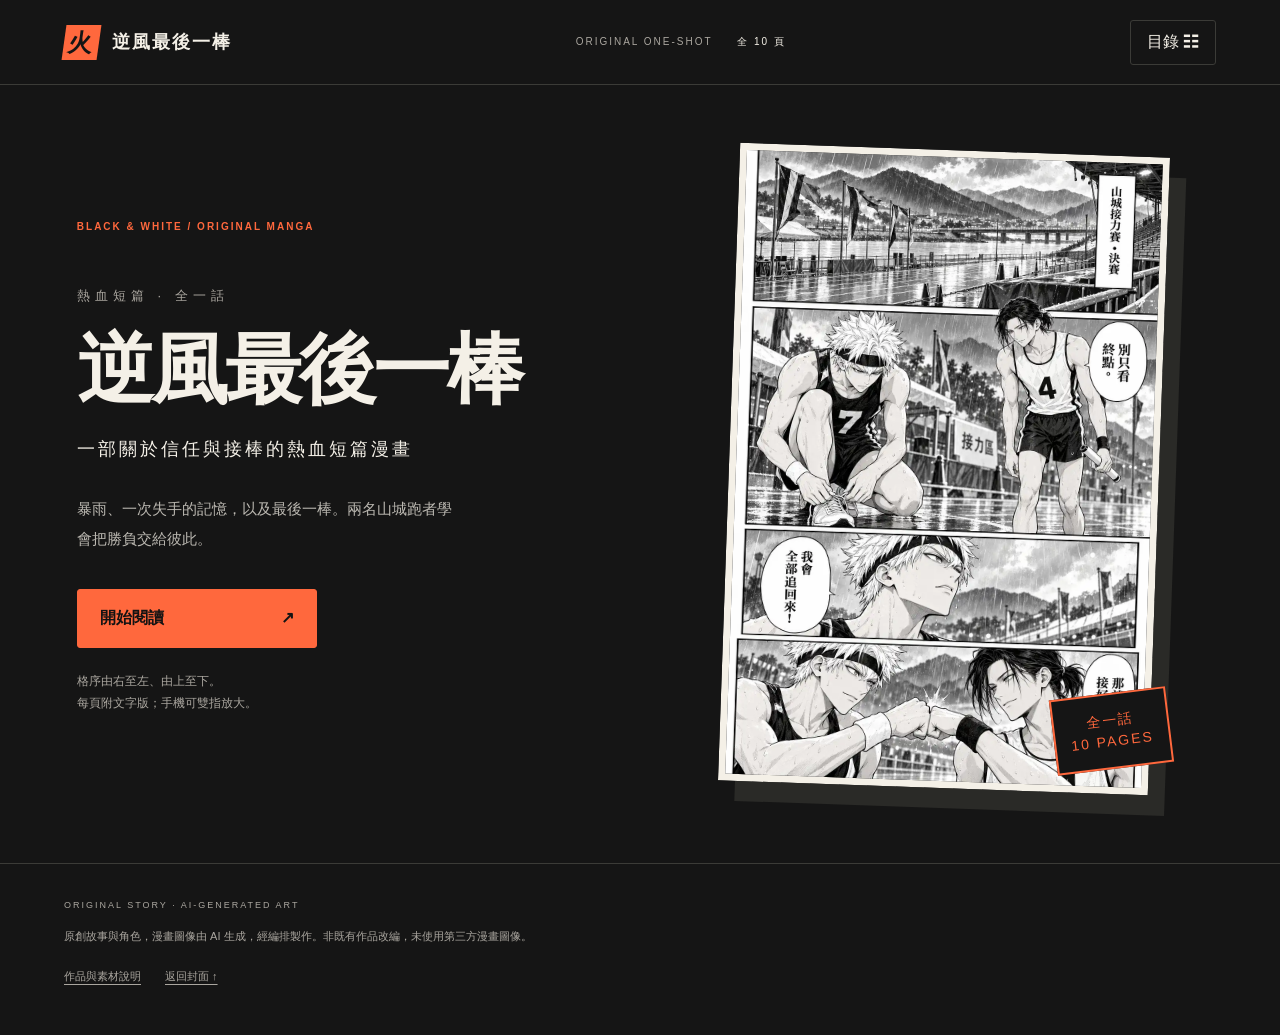
<file: index.html>
<!doctype html>
<html lang="zh-Hant"><head><meta charset="utf-8"><meta name="viewport" content="width=device-width, initial-scale=1"><meta name="theme-color" content="#151515"><meta name="description" content="暴雨、一次失手的記憶，以及最後一棒。十頁原創黑白熱血漫畫。"><title>逆風最後一棒｜原創熱血短篇漫畫</title><link rel="stylesheet" href="styles.css?v=20261005-2"><script src="app.js?v=webp-q50-20261005" defer></script></head>
<body><a class="skip" href="#main">跳至漫畫</a><header class="topbar"><a class="brand" href="#" aria-label="回到封面"><span class="brand-symbol" aria-hidden="true">火</span><span id="brand-title">逆風最後一棒</span></a><div class="header-meta">ORIGINAL ONE-SHOT <span>全 10 頁</span></div><button id="contents" aria-haspopup="dialog">目錄 <span aria-hidden="true">☷</span></button></header>
<main id="main"><section id="cover" class="cover" aria-labelledby="book-title"><div class="cover-copy"><p class="eyebrow">BLACK & WHITE / ORIGINAL MANGA</p><p class="edition">熱血短篇 · 全一話</p><h1 id="book-title">逆風最後一棒</h1><p id="subtitle" class="subtitle"></p><p id="description" class="description"></p><button id="start" class="primary">開始閱讀 <span aria-hidden="true">↗</span></button><p class="reading-note">格序由右至左、由上至下。<br>每頁附文字版；手機可雙指放大。</p></div><div class="cover-art"><img id="cover-image" alt="" fetchpriority="high"><div id="cover-error" class="image-state" hidden><span>封面暫時無法載入</span><button id="retry-cover">重試封面</button></div><span class="cover-stamp" aria-hidden="true">全一話<br>10 PAGES</span></div></section>
<section id="reader" hidden aria-label="漫畫閱讀器"><div class="reader-toolbar"><div class="reader-position"><span class="eyebrow">READING</span> <strong id="position">01 / 10</strong></div><div class="modes" aria-label="閱讀模式"><button id="single-mode" aria-pressed="true">單頁</button><button id="strip-mode" aria-pressed="false">長條</button></div><button id="fullscreen" title="全螢幕閱讀">全螢幕</button></div><p id="reading-help" class="reader-help">格序：右 → 左、上 → 下 · ← 下一頁 / → 上一頁 · 向右滑下一頁</p><div id="pages" class="pages"></div><nav id="page-nav" class="page-nav" aria-label="翻頁"><button id="next">← 下一頁</button><button id="all-pages">頁面目錄</button><button id="previous">上一頁 →</button></nav><section id="ending" class="ending" hidden><p class="eyebrow">THE END</p><h2>這一棒，交給你。</h2><button id="restart">從頭再讀 ↗</button></section></section>
<div id="global-error" class="global-error" hidden><h2>漫畫暫時無法載入</h2><p>請檢查網路連線，再試一次。</p><button id="reload">重新載入</button></div><p id="status" class="sr-only" aria-live="polite"></p></main>
<footer><span>ORIGINAL STORY · AI-GENERATED ART</span><p>原創故事與角色，漫畫圖像由 AI 生成，經編排製作。非既有作品改編，未使用第三方漫畫圖像。</p><a href="provenance.html">作品與素材說明</a><a href="#">返回封面 ↑</a></footer>
<dialog id="drawer" aria-labelledby="drawer-title"><div class="drawer-head"><h2 id="drawer-title">頁面目錄</h2><button id="close-drawer" aria-label="關閉目錄">關閉 ✕</button></div><p>選一頁，接住故事。頁碼依閱讀順序排列。</p><div id="thumbnails" class="thumbnails"></div></dialog><noscript><p>請啟用 JavaScript 使用漫畫閱讀器。完整文字版可見作品原始資料 manifest.json。</p></noscript></body></html>
</file>
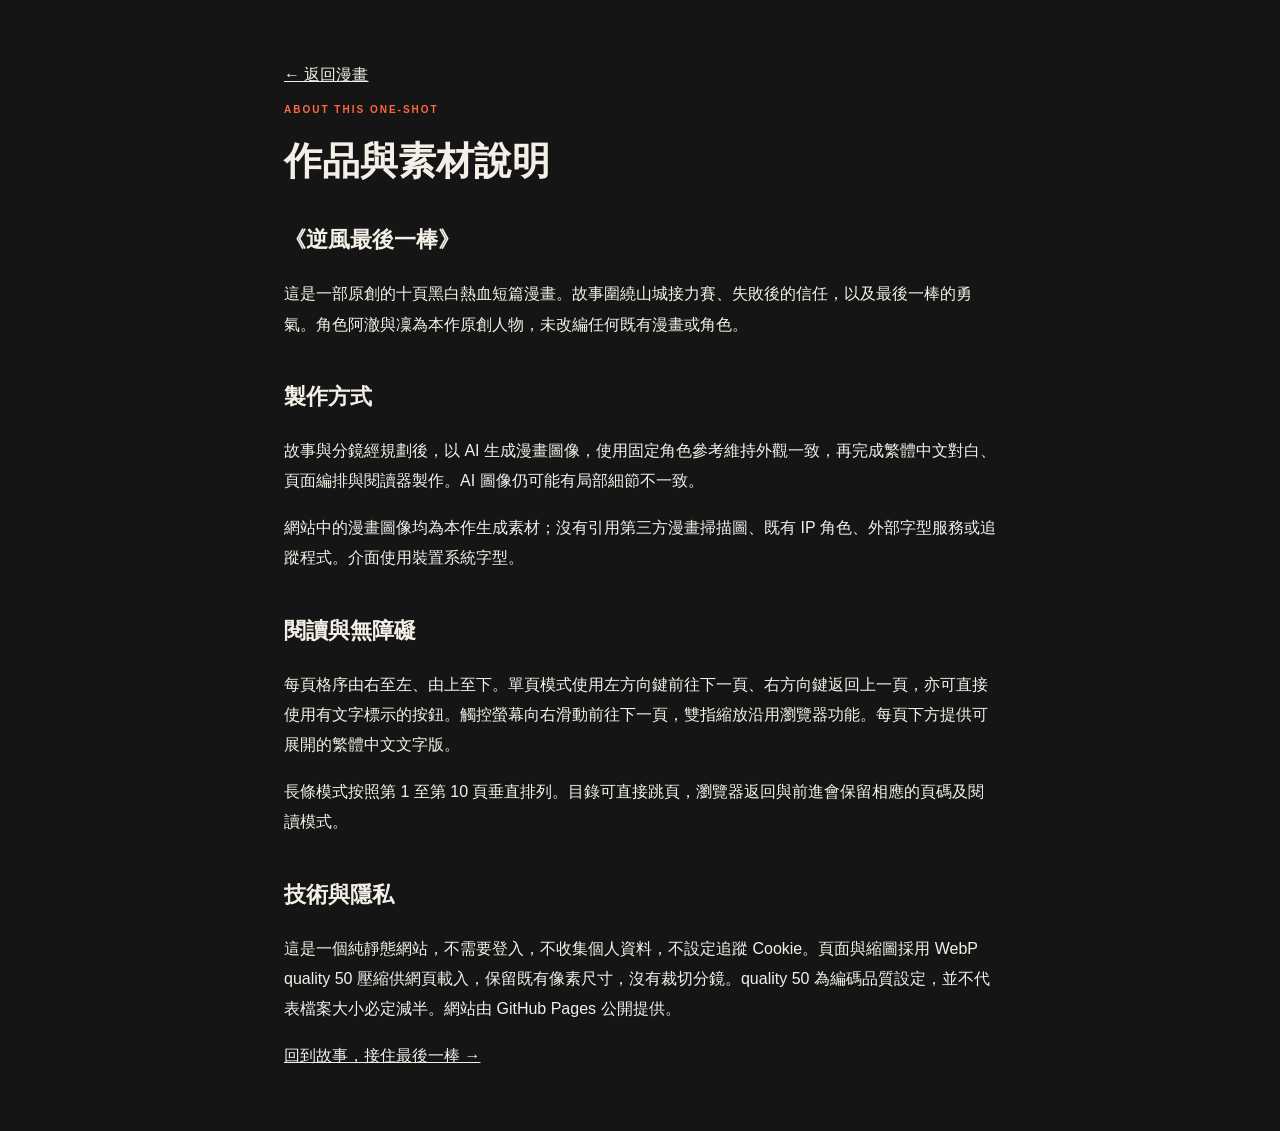
<file: provenance.html>
<!doctype html><html lang="zh-Hant"><head><meta charset="utf-8"><meta name="viewport" content="width=device-width, initial-scale=1"><meta name="theme-color" content="#151515"><title>作品與素材說明｜逆風最後一棒</title><link rel="stylesheet" href="styles.css?v=20261005-2"></head><body><main class="provenance"><a href="./">← 返回漫畫</a><p class="eyebrow">ABOUT THIS ONE-SHOT</p><h1>作品與素材說明</h1><h2>《逆風最後一棒》</h2><p>這是一部原創的十頁黑白熱血短篇漫畫。故事圍繞山城接力賽、失敗後的信任，以及最後一棒的勇氣。角色阿澈與凜為本作原創人物，未改編任何既有漫畫或角色。</p><h2>製作方式</h2><p>故事與分鏡經規劃後，以 AI 生成漫畫圖像，使用固定角色參考維持外觀一致，再完成繁體中文對白、頁面編排與閱讀器製作。AI 圖像仍可能有局部細節不一致。</p><p>網站中的漫畫圖像均為本作生成素材；沒有引用第三方漫畫掃描圖、既有 IP 角色、外部字型服務或追蹤程式。介面使用裝置系統字型。</p><h2>閱讀與無障礙</h2><p>每頁格序由右至左、由上至下。單頁模式使用左方向鍵前往下一頁、右方向鍵返回上一頁，亦可直接使用有文字標示的按鈕。觸控螢幕向右滑動前往下一頁，雙指縮放沿用瀏覽器功能。每頁下方提供可展開的繁體中文文字版。</p><p>長條模式按照第 1 至第 10 頁垂直排列。目錄可直接跳頁，瀏覽器返回與前進會保留相應的頁碼及閱讀模式。</p><h2>技術與隱私</h2><p>這是一個純靜態網站，不需要登入，不收集個人資料，不設定追蹤 Cookie。頁面與縮圖採用 WebP quality 50 壓縮供網頁載入，保留既有像素尺寸，沒有裁切分鏡。quality 50 為編碼品質設定，並不代表檔案大小必定減半。網站由 GitHub Pages 公開提供。</p><p><a href="./">回到故事，接住最後一棒 →</a></p></main></body></html>
</file>
<file: styles.css>
:root{color-scheme:dark;--bg:#151515;--panel:#202020;--ink:#f4f0e7;--muted:#aaa69f;--line:#3b3b37;--accent:#ff683d;font-family:Arial,"Noto Sans TC","PingFang TC","Microsoft JhengHei",sans-serif}*{box-sizing:border-box}html{scroll-behavior:smooth}body{margin:0;background:var(--bg);color:var(--ink)}button,a{-webkit-tap-highlight-color:transparent}button{font:inherit;color:inherit;background:transparent;border:1px solid var(--line);border-radius:3px;padding:11px 16px;min-height:44px;cursor:pointer}button:hover{border-color:var(--accent);color:var(--accent)}button:disabled{opacity:.35;cursor:default}a{color:inherit;text-decoration:none}a:hover{color:var(--accent)}button:focus-visible,a:focus-visible,summary:focus-visible{outline:3px solid var(--accent);outline-offset:4px}[hidden]{display:none!important}.skip{position:fixed;left:15px;top:-80px;z-index:100;background:var(--accent);color:#111;padding:15px}.skip:focus{top:10px}.topbar{height:85px;display:flex;align-items:center;justify-content:space-between;gap:16px;padding:0 5vw;border-bottom:1px solid var(--line)}.brand{display:flex;gap:13px;align-items:center;font-size:18px;font-weight:800;letter-spacing:2px}.brand-symbol{background:var(--accent);color:#151515;display:grid;place-items:center;width:35px;height:35px;transform:skew(-8deg);font-size:24px}.header-meta{font-size:10px;letter-spacing:2px;color:var(--muted)}.header-meta span{margin-left:20px;color:var(--ink)}.cover{min-height:740px;max-width:1420px;margin:auto;padding:65px 6vw 75px;display:grid;grid-template-columns:1fr 1fr;gap:7vw;align-items:center}.eyebrow{font-size:10px;letter-spacing:2px;color:var(--accent);font-weight:bold}.edition{margin-top:55px;font-size:13px;letter-spacing:5px;color:var(--muted)}h1{font-size:clamp(55px,6vw,90px);line-height:1.1;letter-spacing:-3px;margin:22px 0;font-weight:900;word-break:keep-all}.subtitle{font-size:18px;letter-spacing:3px;line-height:1.8}.description{max-width:380px;font-size:15px;line-height:2;color:#bbb8b1;margin:28px 0}.primary{background:var(--accent);color:#131313;border-color:var(--accent);font-weight:800;font-size:16px;min-width:240px;display:flex;justify-content:space-between;padding:18px 22px;margin:35px 0 22px}.primary:hover{background:#ff815c;color:#000}.reading-note{font-size:12px;color:var(--muted);line-height:1.9}.cover-art{position:relative;transform:rotate(2deg);max-width:430px;margin:auto;width:100%;box-shadow:17px 20px 0 #2a2a27}.cover-art img{display:block;width:100%;height:auto;min-height:200px;background:#e8e5df;border:7px solid #f4f0e7}.cover-stamp{position:absolute;right:-20px;bottom:25px;border:2px solid var(--accent);color:var(--accent);padding:15px;background:#151515;transform:rotate(-9deg);text-align:center;font-size:14px;line-height:1.5;letter-spacing:2px}.reader-toolbar{position:sticky;top:0;z-index:5;display:flex;justify-content:space-between;align-items:center;background:#151515f5;border-bottom:1px solid var(--line);padding:12px max(20px,5vw);gap:10px}.reader-position{display:flex;align-items:center;gap:20px}.reader-position strong{font-size:15px;font-variant-numeric:tabular-nums;letter-spacing:2px}.modes{display:flex}.modes button{border-radius:0;font-size:13px}.modes [aria-pressed=true]{background:var(--ink);color:#171717;border-color:var(--ink)}#fullscreen{font-size:12px}.reader-help{text-align:center;color:var(--muted);font-size:12px;line-height:1.8;margin:20px 12px}.pages{max-width:880px;margin:0 auto;padding:0 22px}.page{margin:0 0 28px}.page-frame{position:relative;min-height:200px;background:#e8e5df}.page-image{width:100%;height:auto;display:block}.image-state{position:absolute;inset:0;display:grid;place-content:center;text-align:center;color:#292929;padding:20px;font-size:14px}.image-state button{background:#222;color:white;margin-top:10px}.page-caption{display:flex;align-items:center;justify-content:space-between;margin:16px 0;color:var(--muted);font-size:12px;letter-spacing:1px}.text-version{border-top:1px solid var(--line);border-bottom:1px solid var(--line);font-size:14px;color:#c4c0b8}.text-version summary{cursor:pointer;padding:15px 0;min-height:44px}.transcript{line-height:2;white-space:pre-line;padding:0 0 18px}.page-nav{display:flex;max-width:836px;margin:25px auto 50px;justify-content:space-between;gap:12px;padding:0 15px}.page-nav button{font-size:14px}.page-nav button:first-child{background:var(--accent);border-color:var(--accent);color:#151515;font-weight:bold}.ending{text-align:center;padding:40px 20px 70px}.ending h2{font-size:32px}.ending button{margin-top:10px}footer{border-top:1px solid var(--line);padding:30px 5vw 40px;font-size:11px;color:var(--muted);line-height:1.9}footer>span{letter-spacing:2px;font-size:9px}footer p{max-width:700px}footer a{display:inline-block;margin-right:24px;text-decoration:underline;text-underline-offset:4px;padding:8px 0}dialog{color:var(--ink);background:var(--panel);border:1px solid var(--line);max-width:900px;width:calc(100% - 32px);max-height:85vh;padding:26px}dialog::backdrop{background:#000b;backdrop-filter:blur(4px)}.drawer-head{display:flex;justify-content:space-between;align-items:center}.drawer-head h2{font-size:24px;margin:0}dialog>p{font-size:13px;color:var(--muted);line-height:1.8}.thumbnails{display:grid;grid-template-columns:repeat(5,1fr);gap:14px;margin-top:22px}.thumbnail{padding:0;border:2px solid transparent;text-align:left;background:#151515;overflow:hidden}.thumbnail[aria-current=page]{border-color:var(--accent)}.thumbnail img{display:block;width:100%;height:auto;aspect-ratio:2/3;object-fit:contain;background:#e9e6e0}.thumbnail span{display:block;padding:10px;font-size:11px;line-height:1.6}.global-error{margin:80px auto;text-align:center;padding:30px;max-width:550px}.sr-only{position:absolute;width:1px;height:1px;padding:0;margin:-1px;overflow:hidden;clip:rect(0,0,0,0);white-space:nowrap;border:0}.provenance{max-width:760px;margin:60px auto;padding:0 24px;line-height:1.9}.provenance h1{font-size:38px;letter-spacing:0}.provenance h2{font-size:22px;margin-top:36px}.provenance a{text-decoration:underline}@media(max-width:700px){.topbar{height:68px;padding:0 18px}.brand{font-size:15px;letter-spacing:1px}.brand-symbol{width:30px;height:30px;font-size:21px}.header-meta{display:none}.topbar button{font-size:12px;padding:9px 11px}.cover{padding:34px 25px 65px;grid-template-columns:1fr;gap:35px;min-height:0}.cover-copy{display:contents}.eyebrow{font-size:9px}.cover .eyebrow{margin:0}.edition{margin:0;font-size:11px}.cover h1{font-size:57px;letter-spacing:-2px;margin:-16px 0}.subtitle{margin:-10px 0;font-size:16px;letter-spacing:2px}.description{margin:-10px 0;font-size:14px}.cover-art{grid-row:5;max-width:330px;margin:5px auto 20px;transform:rotate(1deg);box-shadow:10px 12px 0 #2a2a27}.cover-stamp{right:-10px;bottom:18px;padding:10px;font-size:11px}.primary{margin:0;width:100%}.reading-note{margin:-22px 0 0}.reader-toolbar{padding:10px 12px;gap:7px}.reader-position{gap:6px}.reader-position .eyebrow{display:none}.reader-position strong{font-size:12px;letter-spacing:1px}.modes button{padding:9px 12px;font-size:12px}#fullscreen{padding:9px;font-size:11px}.pages{padding:0 8px}.page-caption,.text-version{margin-left:9px;margin-right:9px}.reader-help{font-size:10px}.page-nav{gap:6px;padding:0 12px}.page-nav button{font-size:12px;padding:10px}.thumbnails{grid-template-columns:repeat(3,1fr);gap:9px}dialog{padding:18px}.thumbnail span{padding:7px;font-size:10px}.drawer-head h2{font-size:21px}footer{padding:25px 20px}}@media(prefers-reduced-motion:reduce){html{scroll-behavior:auto}*{animation:none!important;transition:none!important}}
@media(max-width:700px){.cover h1{font-size:clamp(42px,14vw,57px)}}

.page{scroll-margin-top:88px}
</file>
